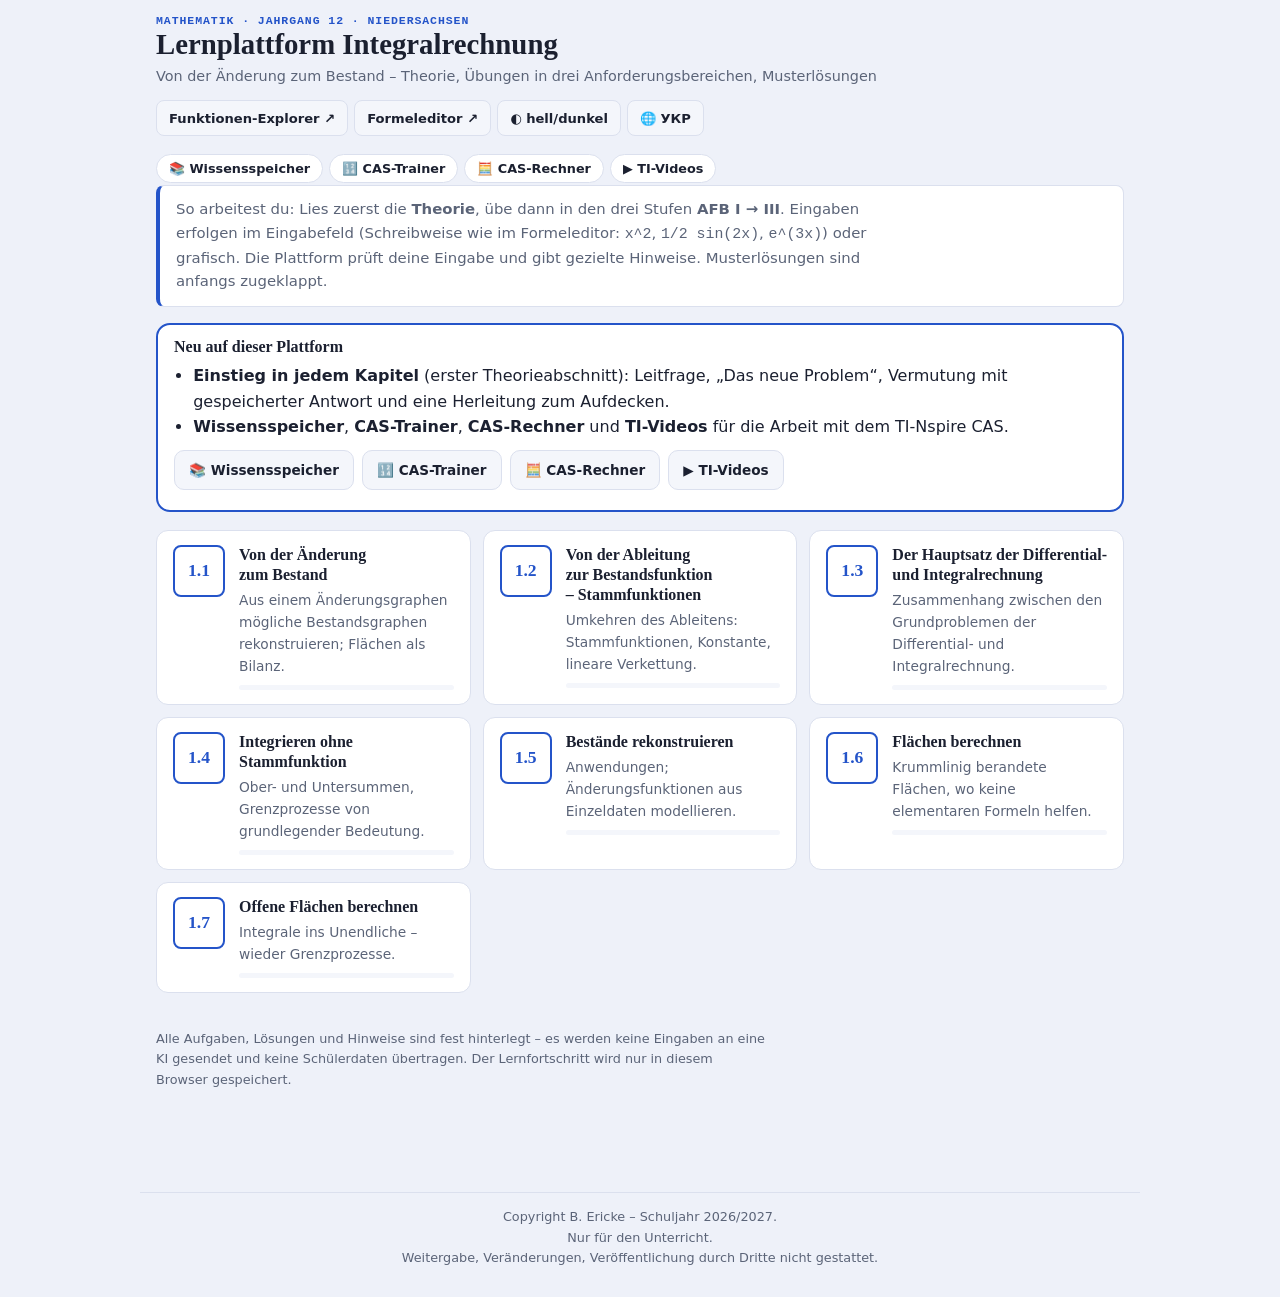
<file: index.html>
<!doctype html>
<html lang="de">
<head>
<meta charset="utf-8">
<meta name="viewport" content="width=device-width,initial-scale=1,viewport-fit=cover">
<title>Lernplattform Integralrechnung</title>
<link rel="stylesheet" href="shared/katex/katex.min.css">
<link rel="stylesheet" href="shared/style.css">
<link rel="stylesheet" href="shared/lip-neu.css">
<script>try{var d=JSON.parse(localStorage.getItem("lip:design")||"null")||(matchMedia("(prefers-color-scheme: dark)").matches?"3b1b":"pearson");document.documentElement.setAttribute("data-design",d)}catch(e){}</script>
</head>
<body>
<main class="app" id="app"></main>
<script src="shared/katex/katex.min.js"></script>
<script src="shared/plattform.js"></script>
<script src="shared/lip-cas.js"></script>
<script src="inhalt/neu-inhalt.js"></script>
<script src="inhalt/neu-inhalt-uk.js"></script>
<script src="shared/lip-neu.js"></script>
<script src="inhalt/verzeichnis.js"></script>
<script>LIP.seiteStart();</script>
</body>
</html>
</file>
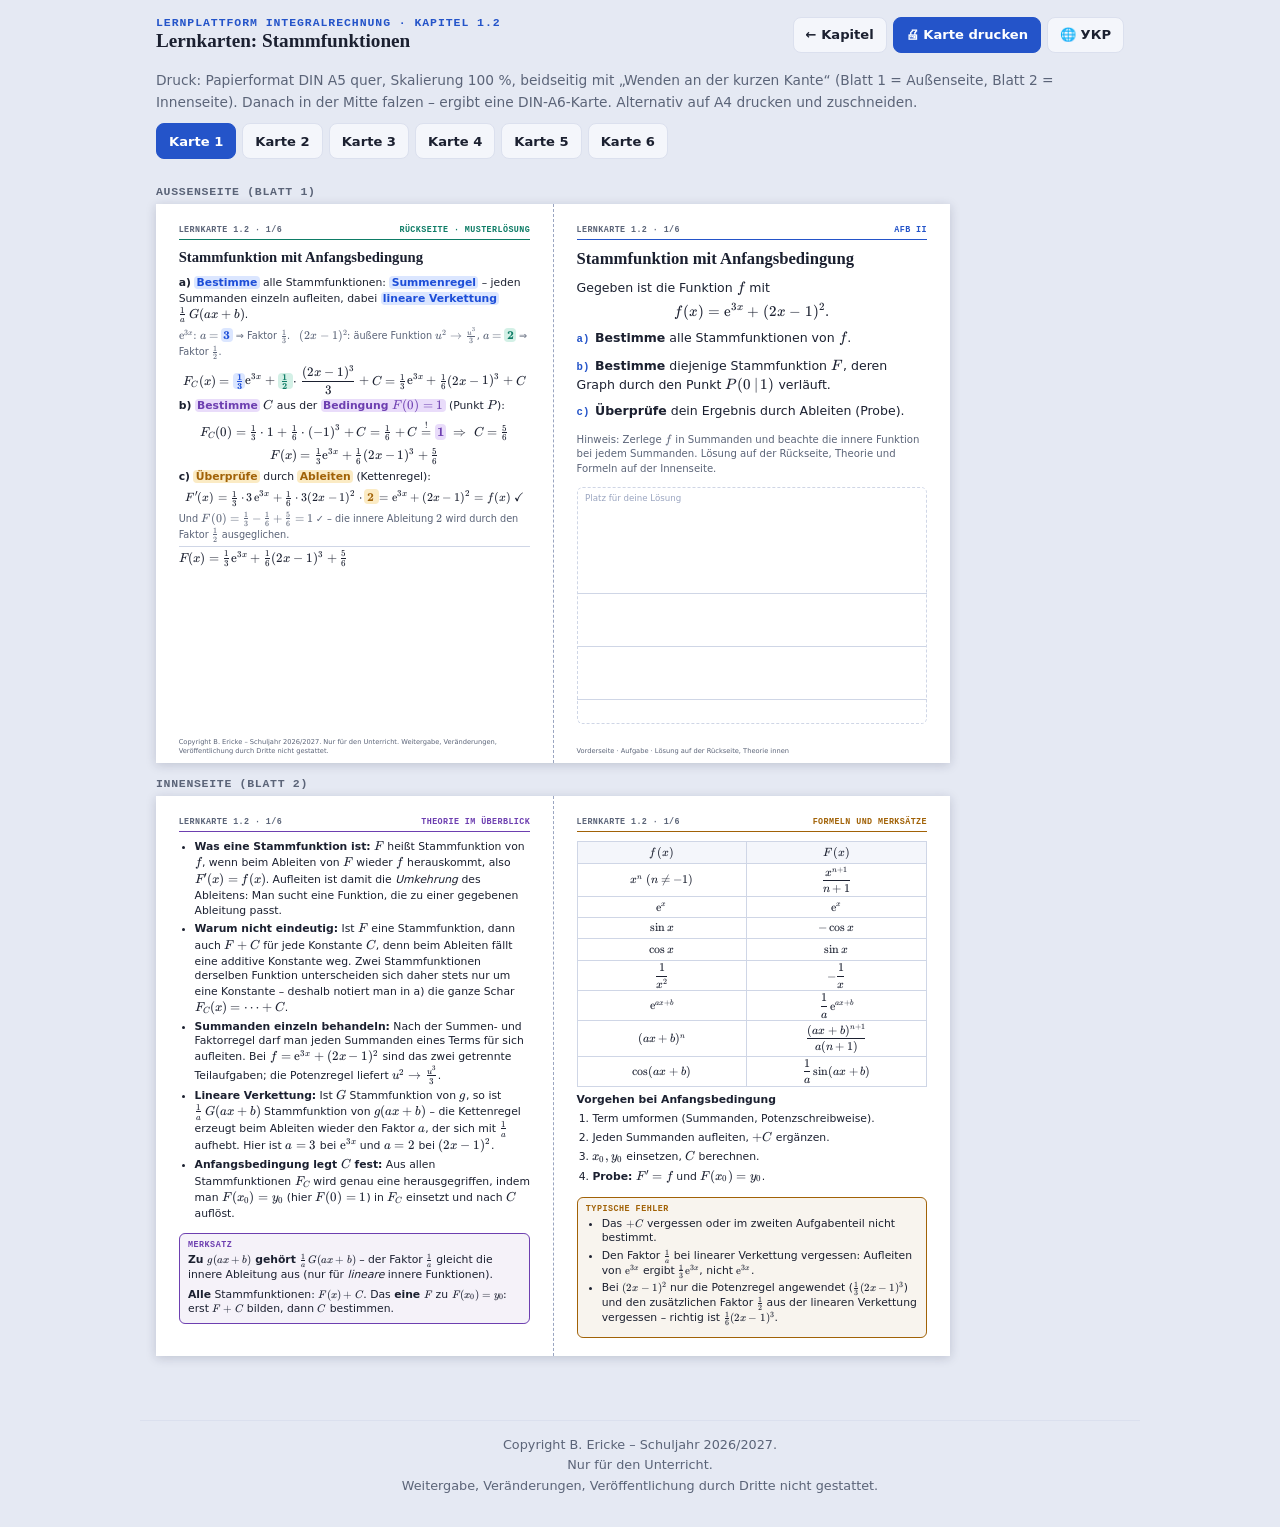
<file: lernkarten.html>
<!doctype html>
<html lang="de">
<head>
<meta charset="utf-8">
<meta name="viewport" content="width=device-width,initial-scale=1">
<title>Lernkarten – Lernplattform Integralrechnung</title>
<link rel="stylesheet" href="shared/katex/katex.min.css">
<link rel="stylesheet" href="shared/style.css">
<link rel="stylesheet" href="shared/lernkarten.css">
<script>document.documentElement.setAttribute("data-design","pearson");</script>
</head>
<body class="lernkarten">
<header class="lk-kopf"><div><div class="eyebrow" id="lk-eyebrow"></div><h1 class="titel" id="lk-titel">Lernkarten</h1></div>
  <div class="kopf-werkzeuge"><a class="knopf" id="lk-zurueck" href="index.html">☰ Übersicht</a><button class="knopf primaer" id="lk-druck" type="button">🖨 Karte drucken</button><button class="knopf" id="lk-sprache" type="button"></button></div></header>
<p class="lk-hinweis" id="lk-hinweis"></p>
<nav class="lk-auswahl" id="lk-auswahl"></nav>
<main class="lk-bahn" id="lk-bahn"></main>
<script src="shared/katex/katex.min.js"></script>
<script src="shared/plattform.js"></script>
<script src="shared/lernkarten.js"></script>
</body>
</html>
</file>
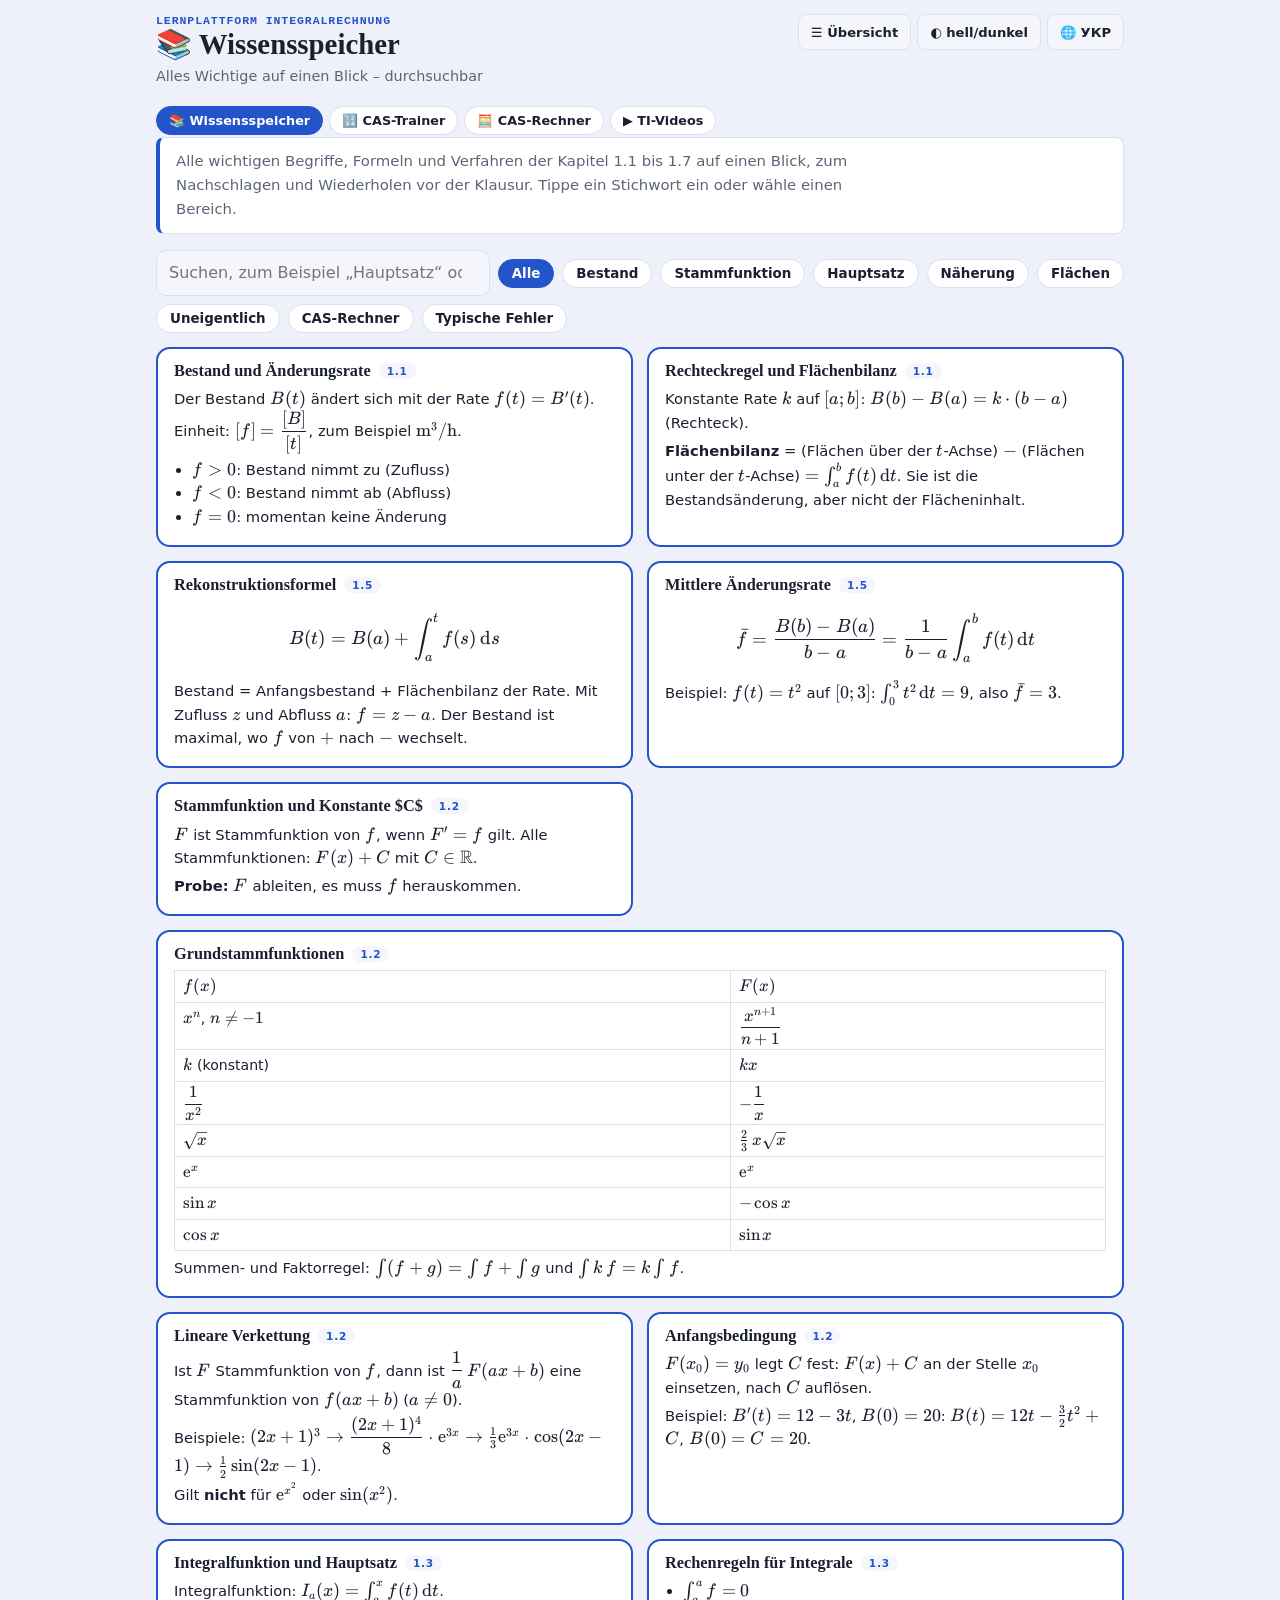
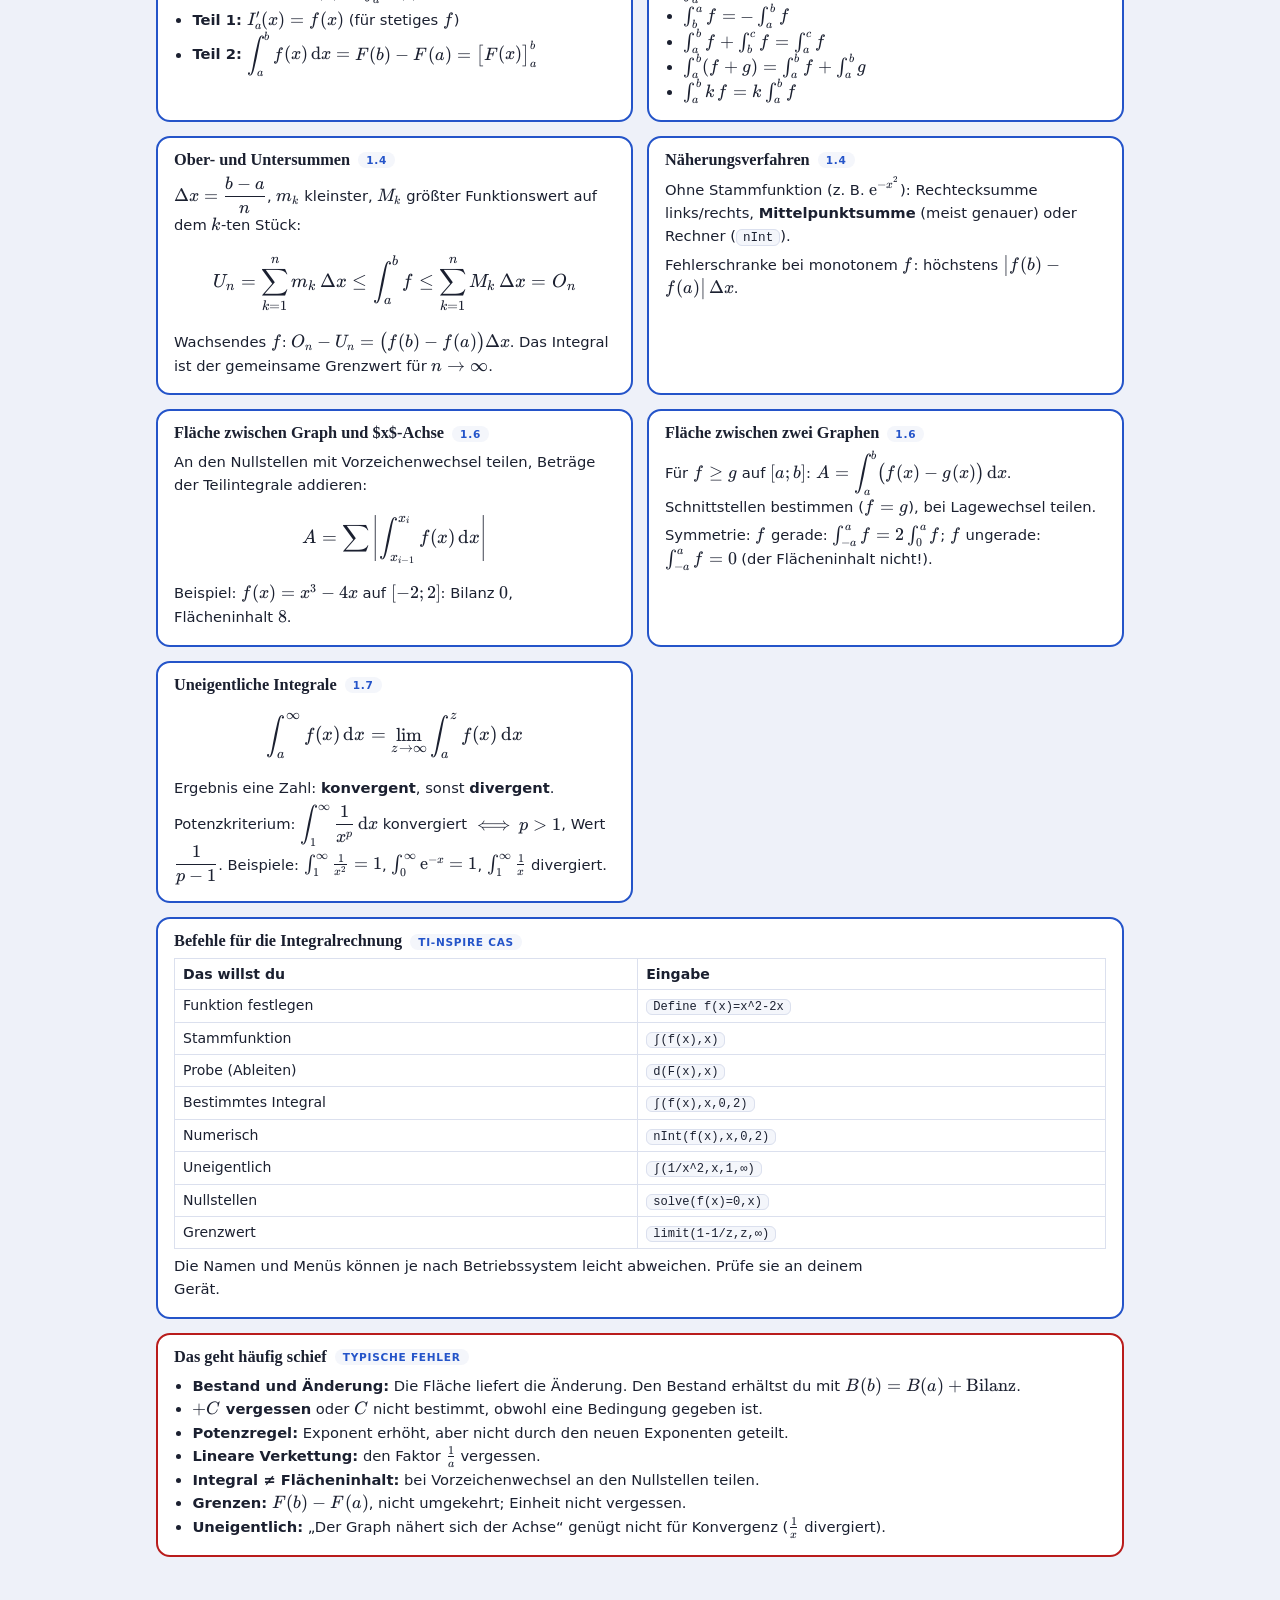
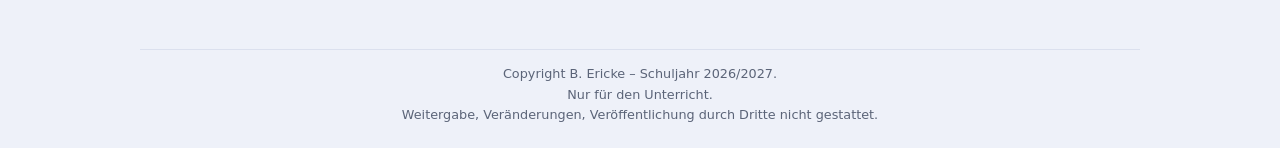
<file: speicher.html>
<!doctype html>
<html lang="de">
<head>
<meta charset="utf-8">
<meta name="viewport" content="width=device-width,initial-scale=1,viewport-fit=cover">
<title>Wissensspeicher – Lernplattform Integralrechnung</title>
<link rel="stylesheet" href="shared/katex/katex.min.css">
<link rel="stylesheet" href="shared/style.css">
<link rel="stylesheet" href="shared/lip-neu.css">
<script>try{var d=JSON.parse(localStorage.getItem("lip:design")||"null")||(matchMedia("(prefers-color-scheme: dark)").matches?"3b1b":"pearson");document.documentElement.setAttribute("data-design",d)}catch(e){}</script>
</head>
<body>
<main class="app" id="app"></main>
<script src="shared/katex/katex.min.js"></script>
<script src="shared/plattform.js"></script>
<script src="shared/lip-cas.js"></script>
<script src="inhalt/neu-inhalt.js"></script>
<script src="inhalt/neu-inhalt-uk.js"></script>
<script src="shared/lip-neu.js"></script>
<script>LIP_NEU.seite("speicher");</script>
</body>
</html>
</file>
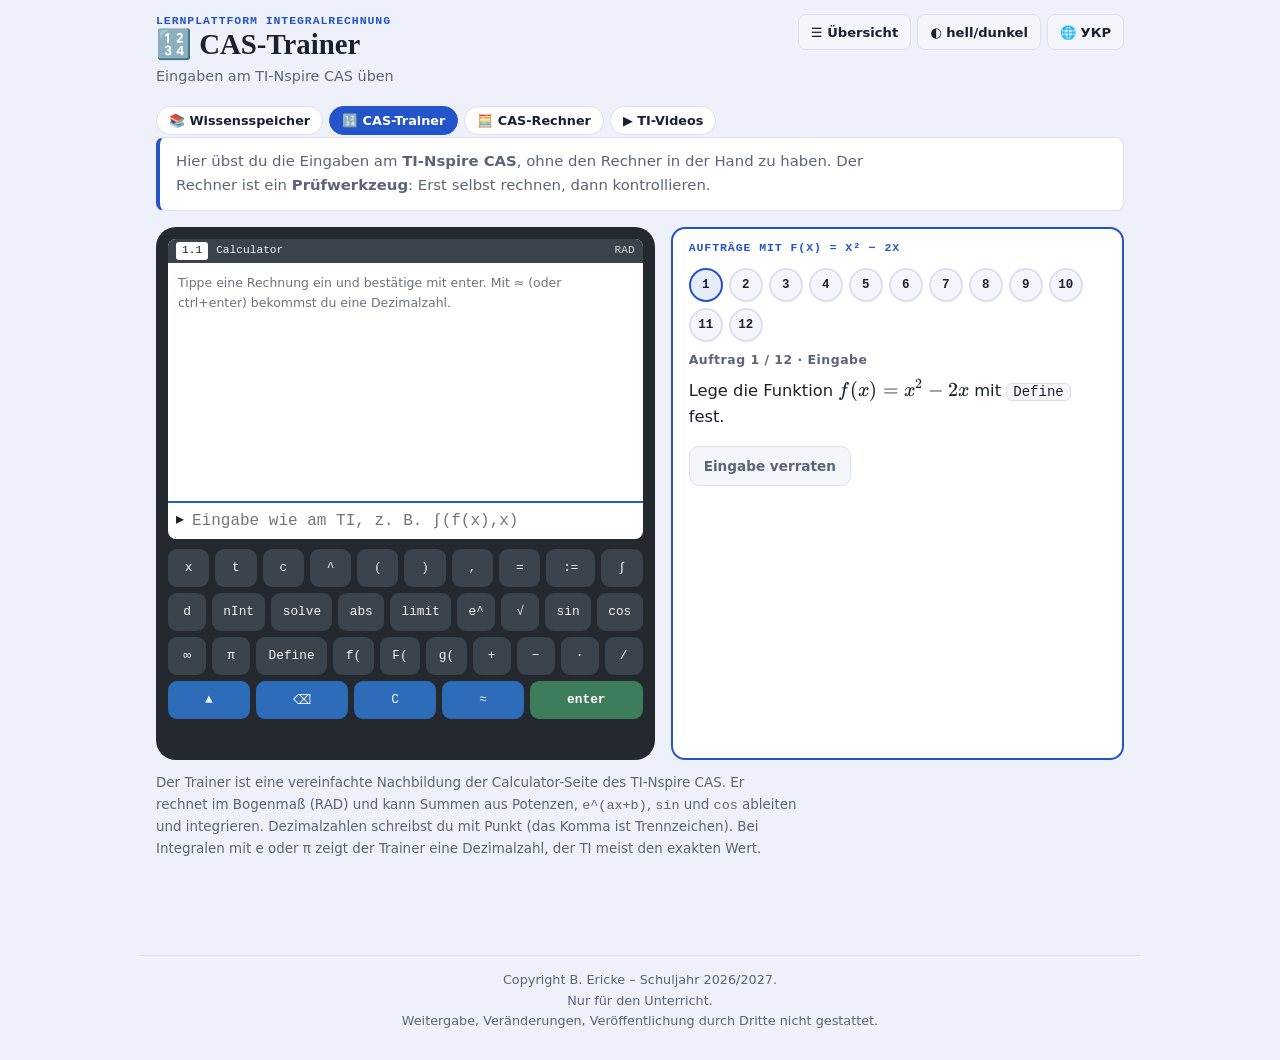
<file: trainer.html>
<!doctype html>
<html lang="de">
<head>
<meta charset="utf-8">
<meta name="viewport" content="width=device-width,initial-scale=1,viewport-fit=cover">
<title>CAS-Trainer – Lernplattform Integralrechnung</title>
<link rel="stylesheet" href="shared/katex/katex.min.css">
<link rel="stylesheet" href="shared/style.css">
<link rel="stylesheet" href="shared/lip-neu.css">
<script>try{var d=JSON.parse(localStorage.getItem("lip:design")||"null")||(matchMedia("(prefers-color-scheme: dark)").matches?"3b1b":"pearson");document.documentElement.setAttribute("data-design",d)}catch(e){}</script>
</head>
<body>
<main class="app" id="app"></main>
<script src="shared/katex/katex.min.js"></script>
<script src="shared/plattform.js"></script>
<script src="shared/lip-cas.js"></script>
<script src="inhalt/neu-inhalt.js"></script>
<script src="inhalt/neu-inhalt-uk.js"></script>
<script src="shared/lip-neu.js"></script>
<script>LIP_NEU.seite("trainer");</script>
</body>
</html>
</file>
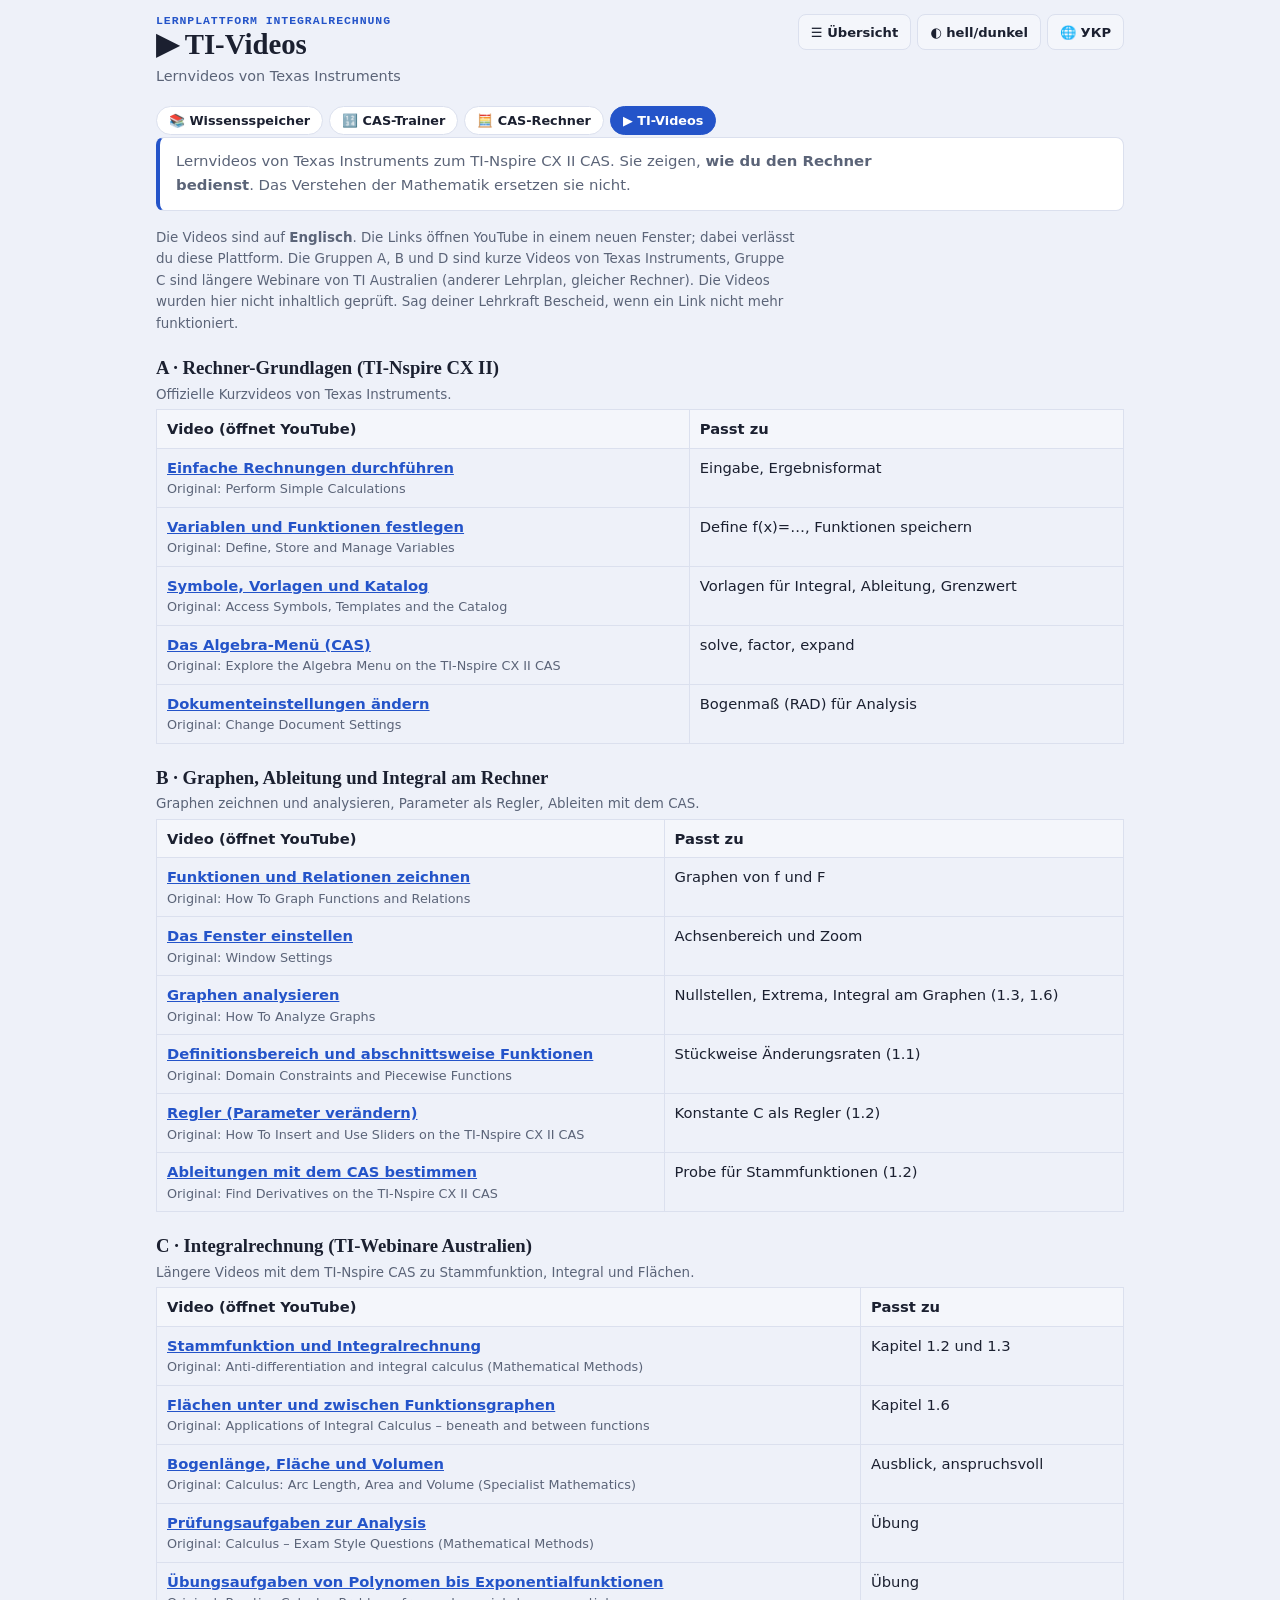
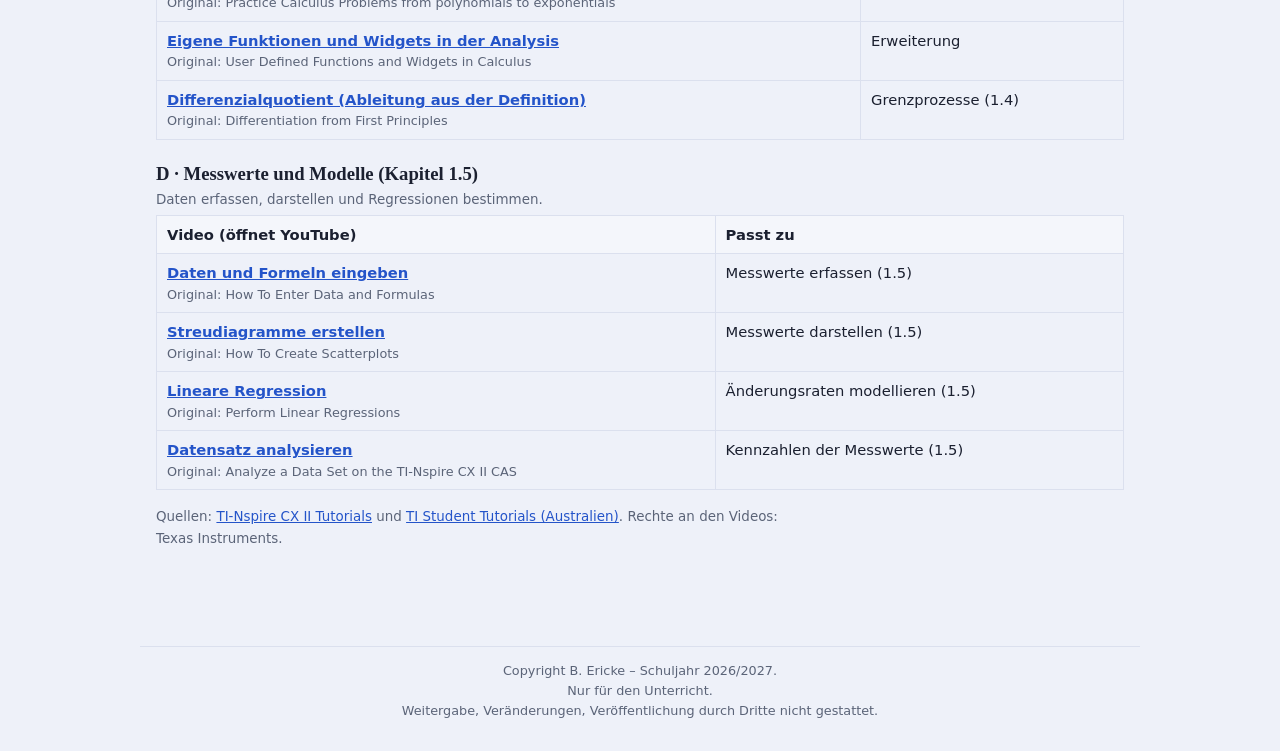
<file: videos.html>
<!doctype html>
<html lang="de">
<head>
<meta charset="utf-8">
<meta name="viewport" content="width=device-width,initial-scale=1,viewport-fit=cover">
<title>TI-Videos – Lernplattform Integralrechnung</title>
<link rel="stylesheet" href="shared/katex/katex.min.css">
<link rel="stylesheet" href="shared/style.css">
<link rel="stylesheet" href="shared/lip-neu.css">
<script>try{var d=JSON.parse(localStorage.getItem("lip:design")||"null")||(matchMedia("(prefers-color-scheme: dark)").matches?"3b1b":"pearson");document.documentElement.setAttribute("data-design",d)}catch(e){}</script>
</head>
<body>
<main class="app" id="app"></main>
<script src="shared/katex/katex.min.js"></script>
<script src="shared/plattform.js"></script>
<script src="shared/lip-cas.js"></script>
<script src="inhalt/neu-inhalt.js"></script>
<script src="inhalt/neu-inhalt-uk.js"></script>
<script src="shared/lip-neu.js"></script>
<script>LIP_NEU.seite("videos");</script>
</body>
</html>
</file>
<file: shared/style.css>
/* Lernplattform Integralrechnung – Farbschemata aus dem Funktionen-Explorer (dunkel = 3Blue1Brown, hell = Pearson),
   Seitenstruktur wie im Projekt Normalverteilung (Kopf, Tabs, Abschnitte, Aufgabenkarten). */
:root, :root[data-design="3b1b"] {
  --bg:#07090b; --stage:#000; --panel:#0e1318; --field:#161d24; --field-hover:#1d2730; --line:#24313c;
  --fg:#ececec; --dim:#8d99a4; --graph:#58C4DD; --grid:#29ABCA; --grid-fine:#1C758A;
  --null:#FC6255; --ext:#FFFF00; --int-pos:#5CD0B3; --int-neg:#C55F73;
  --k-F:#BBBBBB; --k-d1:#9A72AC; --g-d1:#E6B450; --g-d2:#7FD1AE; --g-graph:#FF8F6B;
  --accent:#58C4DD; --on-accent:#05080a; --ok:#5CD0B3; --warn:#E6B450; --bad:#FC6255;
  --afb1:#5CD0B3; --afb2:#E6B450; --afb3:#FC6255;
  /* Hervorhebungsgruppen der Musterlösung: gleiche Farbe = gehört zusammen */
  --c1:#58C4DD; --c1-bg:rgba(88,196,221,.18);
  --c2:#7FD1AE; --c2-bg:rgba(127,209,174,.18);
  --c3:#C9A0E6; --c3-bg:rgba(201,160,230,.20);
  --c4:#E6B450; --c4-bg:rgba(230,180,80,.20);
  --c5:#FF8F6B; --c5-bg:rgba(255,143,107,.20);
  --flaeche-pos:.38; --flaeche-neg:.45; --graph-lw:3;
  --font-ui:"IBM Plex Sans","Segoe UI",system-ui,-apple-system,sans-serif;
  --font-head:"Fraunces","STIX Two Text",Georgia,serif;
  --font-mono:"IBM Plex Mono",ui-monospace,Menlo,monospace;
  color-scheme:dark;
}
:root[data-design="pearson"] {
  --bg:#eef1f9; --stage:#fff; --panel:#fff; --field:#f4f6fb; --field-hover:#e7edfc; --line:#dbe0ee;
  --fg:#1b2030; --dim:#5b6478; --graph:#2454c9; --grid:#aab8d4; --grid-fine:#d5dced;
  --null:#0e7c66; --ext:#b23064; --int-pos:#2454c9; --int-neg:#b5620a;
  --k-F:#5b6478; --k-d1:#0e7490; --g-d1:#a16207; --g-d2:#047857; --g-graph:#c2410c;
  --accent:#2454c9; --on-accent:#fff; --ok:#0e7c66; --warn:#a16207; --bad:#b91c1c;
  --afb1:#0e7c66; --afb2:#a16207; --afb3:#b91c1c;
  --c1:#1d4ed8; --c1-bg:#dbe6ff;
  --c2:#0e7c66; --c2-bg:#d3f0e6;
  --c3:#6d3fb0; --c3-bg:#e9dcfa;
  --c4:#a16207; --c4-bg:#fbebc4;
  --c5:#c2410c; --c5-bg:#fddccc;
  --flaeche-pos:.16; --flaeche-neg:.22; --graph-lw:2.6;
  color-scheme:light;
}
* { box-sizing:border-box; }
html { scroll-padding-top:120px; }
body { margin:0; background:var(--bg); color:var(--fg); font:16px/1.6 var(--font-ui); -webkit-text-size-adjust:100%; }
h1,h2,h3,h4 { font-family:var(--font-head); margin:0; text-wrap:balance; line-height:1.25; }
p { margin:0 0 .8em; max-width:75ch; }
a { color:var(--accent); }
code, .mono { font-family:var(--font-mono); }
.app { max-width:1000px; margin:0 auto; padding:0 16px 64px; }

/* Kopf + Tabs */
.kopf { background:var(--bg); }
.tabs-leiste { position:sticky; top:0; z-index:30; background:var(--bg); border-bottom:1px solid var(--line); padding-top:6px; }
.kopf-innen { max-width:1000px; margin:0 auto; padding:14px 16px 0; display:flex; gap:12px; align-items:flex-start; justify-content:space-between; flex-wrap:wrap; }
.eyebrow { font:600 .72rem var(--font-mono); letter-spacing:.08em; text-transform:uppercase; color:var(--accent); }
.titel { font-size:clamp(1.25rem,3vw,1.8rem); font-weight:700; }
.untertitel { color:var(--dim); font-size:.9rem; margin-top:2px; }
.kopf-werkzeuge { display:flex; gap:6px; flex-wrap:wrap; align-items:center; }
.knopf { font:600 .82rem var(--font-ui); padding:7px 12px; border-radius:8px; border:1px solid var(--line); background:var(--field); color:var(--fg); cursor:pointer; text-decoration:none; display:inline-flex; align-items:center; gap:6px; min-height:36px; }
.knopf:hover { background:var(--field-hover); }
.knopf.primaer { background:var(--accent); color:var(--on-accent); border-color:var(--accent); }
.knopf.klein { padding:4px 10px; min-height:30px; font-size:.78rem; }
.tabs { max-width:1000px; margin:0 auto; padding:0 16px; display:flex; gap:4px; overflow-x:auto; scrollbar-width:thin; }
.tab { flex:0 0 auto; border:1px solid transparent; border-bottom:none; background:transparent; color:var(--dim); font:600 .88rem var(--font-ui); padding:9px 14px; border-radius:10px 10px 0 0; cursor:pointer; white-space:nowrap; }
.tab:hover { color:var(--fg); background:var(--field); }
.tab[aria-selected="true"] { background:var(--panel); color:var(--fg); border-color:var(--line); box-shadow:inset 0 3px 0 var(--accent); }
.tab .zaehler { font:500 .72rem var(--font-mono); color:var(--dim); margin-left:6px; }
.panel-seite { display:none; padding-top:18px; }
.panel-seite.aktiv { display:block; }
.lede { background:var(--panel); border:1px solid var(--line); border-left:4px solid var(--accent); border-radius:8px; padding:12px 16px; margin-bottom:16px; color:var(--dim); font-size:.93rem; }
.lede p:last-child { margin:0; }

/* Abschnitte */
.abschnitt { background:var(--panel); border:1px solid var(--line); border-radius:12px; margin-bottom:12px; overflow:hidden; }
.abschnitt-kopf { width:100%; display:flex; align-items:center; gap:10px; padding:12px 16px; background:transparent; border:0; color:var(--fg); font:600 1rem var(--font-head); text-align:left; cursor:pointer; min-height:48px; }
.abschnitt-kopf:hover { background:var(--field); }
.chevron { margin-left:auto; transition:transform .15s; color:var(--dim); }
[aria-expanded="true"] > .chevron { transform:rotate(90deg); }
.abschnitt-koerper { padding:4px 18px 16px; border-top:1px solid var(--line); }
.abschnitt-koerper[hidden] { display:none; }

/* Theorie-Kästen */
.satz, .herleitung, .beweisidee, .merke, .beispiel { border-radius:8px; padding:10px 14px; margin:12px 0; border:1px solid var(--line); }
.satz { background:var(--field); border-left:4px solid var(--accent); }
.herleitung { border-left:4px solid var(--g-d2); }
.beweisidee { border-left:4px solid var(--c3); }
.merke { border-left:4px solid var(--g-d1); background:var(--field); }
.beispiel { border-left:4px solid var(--c5); }
.box-titel { font:700 .74rem var(--font-mono); letter-spacing:.06em; text-transform:uppercase; color:var(--dim); margin-bottom:4px; }
.satz > .box-titel { color:var(--accent); } .herleitung > .box-titel { color:var(--g-d2); } .beweisidee > .box-titel { color:var(--c3); } .merke > .box-titel { color:var(--g-d1); } .beispiel > .box-titel { color:var(--c5); }
.koerper-tabelle { border-collapse:collapse; margin:10px 0; font-size:.95rem; }
.koerper-tabelle th, .koerper-tabelle td { border:1px solid var(--line); padding:6px 14px; text-align:center; }
.koerper-tabelle th { background:var(--field); }
.katex-display { overflow-x:auto; overflow-y:hidden; padding:2px 0; }

/* Zeichenflächen (Explorer-Optik) */
.bild { background:var(--stage); border:1px solid var(--line); border-radius:10px; padding:6px; margin:12px 0; }
.bild canvas { display:block; width:100%; height:auto; touch-action:none; border-radius:6px; }
.bild-steuer { display:flex; gap:14px; flex-wrap:wrap; align-items:center; padding:6px 8px 2px; font-size:.86rem; color:var(--dim); }
.bild-steuer input[type=range] { accent-color:var(--accent); width:180px; max-width:100%; }
.bild-steuer output { font-family:var(--font-mono); color:var(--fg); }
.bild-legende { display:flex; gap:14px; flex-wrap:wrap; padding:2px 8px 4px; font-size:.8rem; color:var(--dim); }
.bild-legende i { display:inline-block; width:18px; height:3px; vertical-align:middle; margin-right:5px; border-radius:2px; }
.bild-info { font-size:.82rem; color:var(--dim); padding:2px 8px 6px; }

/* Aufgabenkarten */
.aufgabe { background:var(--panel); border:1px solid var(--line); border-radius:14px; margin-bottom:18px; overflow:hidden; }
.aufgabe-kopf { display:flex; gap:10px; align-items:center; flex-wrap:wrap; padding:12px 16px; background:var(--field); border-bottom:1px solid var(--line); }
.aufgabe-nr { font:700 .78rem var(--font-mono); color:var(--accent); text-transform:uppercase; letter-spacing:.06em; }
.aufgabe-titel { font:700 1.05rem var(--font-head); }
.abzeichen { font:700 .7rem var(--font-mono); padding:2px 9px; border-radius:999px; border:1px solid currentColor; }
.abzeichen.afb1 { color:var(--afb1); } .abzeichen.afb2 { color:var(--afb2); } .abzeichen.afb3 { color:var(--afb3); }
.erledigt-marke { margin-left:auto; font-size:.8rem; color:var(--ok); font-weight:700; }
.aufgabe-koerper { padding:14px 18px 18px; }
.aufgabe-text b.op { color:var(--fg); font-weight:800; }
.teil { border-top:1px dashed var(--line); padding:12px 0 6px; margin-top:10px; }
.teil:first-of-type { border-top:0; }
.teil-frage { display:flex; gap:10px; }
.teil-label { font:700 .95rem var(--font-mono); color:var(--accent); flex:0 0 1.8em; }
.eingabe-zeile { display:flex; gap:8px; flex-wrap:wrap; align-items:center; margin:8px 0 0 2.4em; }
.eingabe-zeile input[type=text] { flex:1 1 220px; min-width:0; font:500 1rem var(--font-mono); padding:9px 12px; border-radius:8px; border:1px solid var(--line); background:var(--field); color:var(--fg); }
.eingabe-zeile input[type=text]:focus { outline:2px solid var(--accent); outline-offset:1px; }
.einheit { color:var(--dim); font-size:.9rem; }
.vorschau { margin:6px 0 0 2.4em; min-height:1.6em; color:var(--dim); font-size:.95rem; }
.rueckmeldung { margin:8px 0 0 2.4em; padding:8px 12px; border-radius:8px; font-size:.92rem; border:1px solid var(--line); }
.rueckmeldung[hidden] { display:none; }
.rueckmeldung.ok { border-color:var(--ok); color:var(--ok); background:color-mix(in srgb,var(--ok) 12%,transparent); }
.rueckmeldung.fast, .rueckmeldung.falsch { border-color:var(--warn); color:var(--fg); background:color-mix(in srgb,var(--warn) 14%,transparent); }
.rueckmeldung.syntax { border-color:var(--bad); color:var(--fg); background:color-mix(in srgb,var(--bad) 12%,transparent); }
.rueckmeldung.info { color:var(--dim); }
.hilfen { margin:8px 0 0 2.4em; }
.hilfe-zeile { display:flex; gap:6px; flex-wrap:wrap; }
.hilfe-text { margin-top:6px; padding:8px 12px; border-left:3px solid var(--g-d1); background:var(--field); border-radius:0 8px 8px 0; font-size:.92rem; }
.hilfe-text .stufe { font:700 .72rem var(--font-mono); color:var(--g-d1); text-transform:uppercase; display:block; }
.mc-liste { list-style:none; margin:8px 0 0 2.4em; padding:0; display:grid; gap:6px; }
.mc-liste li label { display:flex; gap:10px; align-items:center; padding:8px 12px; border:1px solid var(--line); border-radius:8px; background:var(--field); cursor:pointer; }
.mc-liste li label:hover { background:var(--field-hover); }
.mc-liste li.richtig label { border-color:var(--ok); } .mc-liste li.falsch label { border-color:var(--bad); }
.mc-liste canvas { width:140px; height:auto; border-radius:4px; background:var(--stage); border:1px solid var(--line); }
.selbst textarea { width:calc(100% - 2.4em); margin:8px 0 0 2.4em; min-height:90px; font:inherit; padding:9px 12px; border-radius:8px; border:1px solid var(--line); background:var(--field); color:var(--fg); }
.selbst-liste { list-style:none; padding:0; margin:8px 0 0 2.4em; }
.selbst-liste label { display:flex; gap:8px; align-items:flex-start; margin-bottom:4px; }

/* Musterlösung */
.loesung-knopf { margin-top:14px; }
.loesung { margin-top:10px; border:1px solid var(--line); border-left:4px solid var(--g-d2); border-radius:8px; padding:12px 16px; background:var(--field); }
.loesung[hidden] { display:none; }
.loesung h4 { font:700 .78rem var(--font-mono); letter-spacing:.06em; text-transform:uppercase; color:var(--g-d2); margin-bottom:8px; }
.loesung .schritt { margin:0 0 .7em; }
.loesung .kommentar { color:var(--dim); font-size:.92rem; }
.loesung .ergebnis { border-top:1px solid var(--line); padding-top:8px; margin-top:8px; font-weight:600; }
.c1,.c2,.c3,.c4,.c5 { border-radius:4px; padding:0 .25em; font-weight:600; }
.c1 { background:var(--c1-bg); color:var(--c1); } .c2 { background:var(--c2-bg); color:var(--c2); } .c3 { background:var(--c3-bg); color:var(--c3); }
.c4 { background:var(--c4-bg); color:var(--c4); } .c5 { background:var(--c5-bg); color:var(--c5); }
.loesung .katex .c1,.loesung .katex .c2 { padding:0; }
.farblegende { font-size:.8rem; color:var(--dim); margin:0 0 8px; }

/* Startseite */
.kapitel-raster { display:grid; grid-template-columns:repeat(auto-fill,minmax(290px,1fr)); gap:12px; margin-top:18px; }
.kapitel-karte { display:flex; gap:14px; text-decoration:none; color:var(--fg); background:var(--panel); border:1px solid var(--line); border-radius:12px; padding:14px 16px; }
.kapitel-karte:hover { border-color:var(--accent); }
.kapitel-karte.bald { opacity:.55; pointer-events:none; }
.kapitel-nr { flex:0 0 52px; height:52px; display:grid; place-items:center; border:2px solid var(--accent); border-radius:8px; font:700 1.1rem var(--font-head); color:var(--accent); }
.kapitel-karte h3 { font-size:1rem; margin-bottom:4px; }
.kapitel-karte p { font-size:.86rem; color:var(--dim); margin:0; }
.fortschritt { height:5px; background:var(--field); border-radius:3px; margin-top:8px; overflow:hidden; }
.fortschritt > span { display:block; height:100%; background:var(--ok); width:0; }
.kern-status { font-size:.74rem; color:var(--dim); font-family:var(--font-mono); }
.kern-status.aus { color:var(--bad); }
.fuss { margin-top:36px; font-size:.8rem; color:var(--dim); }
@media (max-width:640px) {
  .eingabe-zeile, .vorschau, .rueckmeldung, .hilfen, .mc-liste, .selbst-liste { margin-left:0; }
  .selbst textarea { margin-left:0; width:100%; }
}
@media print { .kopf, .knopf, .hilfen, .tabs { display:none; } .loesung[hidden] { display:none; } }

.box-titel .katex, .box-titel .katex * { text-transform:none; }

.urheber { max-width:1000px; margin:28px auto 0; padding:14px 16px 28px; border-top:1px solid var(--line); text-align:center; color:var(--dim); font-size:.8rem; line-height:1.6; }
.urheber p { margin:0 auto; max-width:none; }
</file>
<file: shared/lip-neu.css>
/* lip-neu.css — Darstellung der neuen Bausteine (nutzt die Farbvariablen der Plattform, hell und dunkel) */
.satz.leit{border-left-width:5px;}
.lh-leiste{flex:0 0 100%; display:flex; flex-wrap:wrap; gap:6px; margin:6px 0 2px;}
.lh-leiste a{font:600 .8rem var(--font-ui); padding:6px 12px; border-radius:99px; border:1px solid var(--line); background:var(--panel); color:var(--fg); text-decoration:none;}
.lh-leiste a:hover{background:var(--field-hover);} .lh-leiste a[aria-current="page"]{background:var(--accent); color:var(--on-accent); border-color:var(--accent);}
.lh-h{font:600 .72rem var(--font-mono); letter-spacing:.08em; text-transform:uppercase; margin:0 0 6px;}
.lh-box{border:2px dashed var(--c3); border-radius:14px; background:var(--panel); padding:12px 16px; margin:14px 0;}
.lh-box .lh-h{color:var(--c3);}
.lh-opts{display:flex; flex-direction:column; gap:8px; margin-top:8px;}
.lh-opt{text-align:left; border:2px solid var(--line); background:var(--field); color:var(--fg); font:inherit; border-radius:12px; padding:9px 14px; min-height:44px; cursor:pointer; line-height:1.4;}
.lh-opt:hover{border-color:var(--c3);} .lh-opt[aria-pressed="true"]{border-color:var(--c3); background:var(--c3-bg);}
.lh-opt.ok{border-color:var(--ok); background:color-mix(in srgb,var(--ok) 16%,var(--panel));} .lh-opt.bad{border-color:var(--bad); background:color-mix(in srgb,var(--bad) 14%,var(--panel));}
.lh-fb{margin-top:10px; padding:10px 14px; border-radius:12px; background:var(--field); border:1px solid var(--line);}
.lh-fb.ok{border-color:var(--ok); background:color-mix(in srgb,var(--ok) 13%,var(--panel));} .lh-fb.bad{border-color:var(--bad); background:color-mix(in srgb,var(--bad) 12%,var(--panel));} .lh-fb[hidden]{display:none;}
.lh-note{font-size:.78rem; color:var(--dim); margin-top:8px;}
.lh-steps{margin:.4em 0 .8em; padding-left:1.4em; display:grid; gap:10px;} .lh-steps li[hidden]{display:none;} .lh-steps li::marker{font-weight:700; color:var(--accent);}
.lh-reveal{animation:lh-pop .35s ease;} @keyframes lh-pop{from{opacity:.2; transform:translateY(6px);} to{opacity:1; transform:none;}}
@media (prefers-reduced-motion:reduce){.lh-reveal{animation:none;}}
.lh-row{display:flex; flex-wrap:wrap; gap:8px; margin:8px 0;}
.lh-btn{font:600 .85rem var(--font-ui); padding:7px 14px; border-radius:10px; border:1px solid var(--line); background:var(--field); color:var(--fg); cursor:pointer; min-height:40px; text-decoration:none; display:inline-flex; align-items:center;}
.lh-btn:hover{background:var(--field-hover);} .lh-btn.ghost{color:var(--dim);} .lh-btn:disabled{opacity:.45; cursor:not-allowed;}
.lh-btn:focus-visible,.lh-opt:focus-visible,.lh-chip:focus-visible{outline:3px solid var(--accent); outline-offset:2px;}

/* Wissensspeicher */
.lh-sp-tools{display:flex; flex-wrap:wrap; gap:8px; align-items:center; margin:8px 0 14px;}
.lh-input{flex:1 1 220px; min-width:0; font:inherit; padding:9px 12px; border:1px solid var(--line); border-radius:10px; background:var(--field); color:var(--fg);}
.lh-chip{border:1px solid var(--line); background:var(--panel); color:var(--fg); font:600 .84rem var(--font-ui); padding:6px 13px; border-radius:999px; cursor:pointer;}
.lh-chip.on{background:var(--accent); color:var(--on-accent); border-color:var(--accent);}
.lh-grid{display:grid; grid-template-columns:repeat(auto-fill,minmax(min(320px,100%),1fr)); gap:14px;}
.lh-card{border:2px solid var(--accent); border-radius:14px; background:var(--panel); padding:12px 16px; min-width:0;}
.lh-card[hidden]{display:none;} .lh-card.fehler{border-color:var(--bad);} .lh-card.wide{grid-column:1 / -1;}
.lh-card h3{font-size:1.02rem; margin:0 0 6px; display:flex; flex-wrap:wrap; align-items:center; gap:8px;}
.lh-card .chip{font:700 .66rem var(--font-ui); letter-spacing:.07em; text-transform:uppercase; border-radius:99px; padding:2px 8px; background:var(--field); color:var(--accent);}
.lh-card p,.lh-card li{font-size:.92rem;} .lh-card ul{margin:.3em 0; padding-left:1.15em;} .lh-card p{margin:.3em 0;}
.lh-card table{border-collapse:collapse; font-size:.88rem; width:100%;} .lh-card td,.lh-card th{border:1px solid var(--line); padding:4px 8px; text-align:left; vertical-align:top;}
.lh-card .katex-display{overflow-x:auto; overflow-y:hidden; max-width:100%;}
.lh-card code,.lh-vid code,.lh-ti-mission code{font-family:var(--font-mono); font-size:.86em; background:var(--field); border:1px solid var(--line); border-radius:6px; padding:0 6px; white-space:nowrap;}

/* Rechner-Trainer: Gerät mit hellem Display, in beiden Schemata gleich */
.lh-ti{display:grid; grid-template-columns:minmax(0,1.1fr) minmax(0,1fr); gap:16px; margin:12px 0;}
@media (max-width:820px){.lh-ti{grid-template-columns:1fr;}}
.lh-ti-device{background:#23292E; border-radius:20px; padding:12px 12px 14px; min-width:0;}
.lh-ti-screen{background:#fff; color:#1B1F23; border-radius:8px; overflow:hidden; display:flex; flex-direction:column; height:300px; font-family:var(--font-mono);}
.lh-ti-bar{display:flex; align-items:center; gap:8px; background:#3A434B; color:#F2F5F7; font-size:.7rem; padding:3px 8px;}
.lh-ti-tab{background:#fff; color:#1B1F23; border-radius:3px; padding:0 6px; font-weight:500;} .lh-ti-rad{margin-left:auto; opacity:.85;}
.lh-ti-hist{flex:1; overflow-y:auto; padding:2px 10px; font-size:.86rem;}
.lh-ti-hist .empty{color:#6b747c; font-size:.78rem; padding:8px 0; font-family:var(--font-ui);}
.lh-ti-line{border-bottom:1px solid #E3E8EC; padding:5px 0;}
.lh-ti-line .in{display:block; overflow-wrap:anywhere;} .lh-ti-line .out{display:block; text-align:right; overflow-wrap:anywhere; font-weight:500;} .lh-ti-line .out.err{color:#B23C0E;}
.lh-ti-entry{display:flex; align-items:center; gap:6px; border-top:2px solid #1F5FD1; padding:5px 8px;}
.lh-ti-in{flex:1; min-width:0; border:0; outline:none; background:transparent; font:500 1rem var(--font-mono); color:#1B1F23;}
.lh-ti-keys{display:flex; flex-wrap:wrap; gap:6px; margin-top:10px;}
.lh-ti-key{min-height:38px; min-width:38px; flex:1 1 auto; border-radius:9px; border:0; background:#3B444C; color:#F2F5F7; font:500 .8rem var(--font-mono); cursor:pointer; padding:2px 8px;}
.lh-ti-key.ctrl{background:#2C6CB8;} .lh-ti-key.go{background:#3E7D5C; color:#fff; font-weight:700;} .lh-ti-key:active{transform:translateY(1px);}
.lh-ti-key:focus-visible,.lh-ti-in:focus-visible{outline:3px solid var(--accent); outline-offset:2px;}
.lh-ti-msg{margin-top:10px; min-height:1.3em; font-size:.84rem; color:#F2F5F7;} .lh-ti-msg.err{color:#FFB48A;}
.lh-ti-mission{border:2px solid var(--accent); border-radius:14px; background:var(--panel); padding:12px 16px; display:flex; flex-direction:column; gap:8px; min-width:0;}
.lh-ti-dots{display:flex; flex-wrap:wrap; gap:6px;}
.lh-ti-dot{width:34px; height:34px; border-radius:50%; border:2px solid var(--line); background:var(--field); color:var(--fg); font:700 .78rem var(--font-mono); cursor:pointer;}
.lh-ti-dot[aria-current="true"]{border-color:var(--accent); background:var(--field-hover);} .lh-ti-dot.done{border-color:var(--ok); color:var(--ok);}
.lh-ti-mg{font-size:.78rem; font-weight:700; color:var(--dim); letter-spacing:.04em;} .lh-ti-mt{font-size:1.02rem;}
.lh-ti-tip{background:var(--field); border:1px solid var(--line); border-radius:10px; padding:8px 12px; font-size:.9rem;} .lh-ti-tip[hidden]{display:none;}

/* Videos, Rechner */
.lh-vid table{border-collapse:collapse; width:100%; font-size:.92rem;} .lh-vid td,.lh-vid th{border:1px solid var(--line); padding:7px 10px; text-align:left; vertical-align:top;}
.lh-vid th{background:var(--field);} .lh-vid a{font-weight:600;} .lh-vid .orig{display:block; font-size:.8rem; color:var(--dim); font-weight:400;}
.lh-frame{width:100%; height:min(86vh,860px); min-height:560px; border:1px solid var(--line); border-radius:12px; background:var(--panel);}
.lh-hint{font-size:.84rem; color:var(--dim); margin:.3em 0;}
.lh-neu{border:2px solid var(--accent); border-radius:14px; background:var(--panel); padding:12px 16px; margin:14px 0;} .lh-neu h3{margin:0 0 6px; font-size:1rem;} .lh-neu ul{margin:.3em 0 .6em; padding-left:1.2em;}
</file>
<file: shared/lernkarten.css>
/* Lernkarten: DIN A5 quer bedruckt, in der Mitte gefaltet = DIN A6 hoch (105 × 148 mm).
   Blatt 1 (Außenseite): links Rückseite (Musterlösung) | rechts Vorderseite (Aufgabe)
   Blatt 2 (Innenseite): links Theorie + Merksatz       | rechts Formeln, Merksätze, typische Fehler
   Duplex: „Wenden an der kurzen Kante“ (bei A5 quer: um die senkrechte Mittelachse). */
:root { --karte-bg:#ffffff; --karte-fg:#1b2030; --karte-dim:#5b6478; --karte-line:#cfd6e6; }
body.lernkarten { background:#e5e9f3; }
.lk-kopf { max-width:1000px; margin:0 auto; padding:16px; display:flex; gap:10px; flex-wrap:wrap; align-items:center; justify-content:space-between; }
.lk-kopf h1 { font-size:1.2rem; }
.lk-hinweis { max-width:1000px; margin:0 auto 10px; padding:0 16px; color:var(--dim); font-size:.86rem; }
.lk-auswahl { display:flex; gap:6px; flex-wrap:wrap; max-width:1000px; margin:0 auto 12px; padding:0 16px; }
.lk-auswahl .knopf[aria-pressed="true"] { background:var(--accent); color:var(--on-accent); border-color:var(--accent); }
.lk-bahn { max-width:1000px; margin:0 auto; padding:0 16px 30px; overflow-x:auto; }
.lk-beschriftung { font:600 .72rem var(--font-mono); letter-spacing:.06em; text-transform:uppercase; color:var(--dim); margin:14px 0 6px; }
.blatt { width:210mm; height:148mm; display:grid; grid-template-columns:105mm 105mm; background:var(--karte-bg); color:var(--karte-fg); box-shadow:0 2px 10px rgba(20,30,60,.18); position:relative; break-after:page; page-break-after:always; margin:0 0 6px; }
.seite { position:relative; width:105mm; height:148mm; padding:5.5mm 6mm 8.5mm; overflow:hidden; font:8.1pt/1.38 var(--font-ui); display:flex; flex-direction:column; gap:1.8mm; }
.seite + .seite { border-left:.25mm dashed #9aa5c0; }          /* Falzlinie */
.seite p { margin:0 0 1.2mm; max-width:none; }
.seite ul, .seite ol { margin:0 0 1.2mm; padding-left:4.2mm; }
.seite li { margin:0 0 .7mm; }
.k-band { display:flex; justify-content:space-between; align-items:baseline; gap:3mm; font:700 6.3pt var(--font-mono); letter-spacing:.05em; text-transform:uppercase; color:var(--karte-dim); border-bottom:.35mm solid var(--akz,var(--accent)); padding-bottom:1mm; }
.k-band b { color:var(--akz,var(--accent)); }
.k-titel { font:700 11pt/1.2 var(--font-head); margin:.6mm 0 .8mm; }
.k-box { border:.3mm solid var(--akz,var(--accent)); border-radius:1.6mm; padding:1.6mm 2.2mm; background:color-mix(in srgb,var(--akz,var(--accent)) 7%,#fff); }
.k-box .k-kopf { font:700 6.3pt var(--font-mono); letter-spacing:.06em; text-transform:uppercase; color:var(--akz,var(--accent)); margin-bottom:.8mm; }
.k-box .katex { font-size:1em; }
.k-fuss { position:absolute; left:6mm; right:6mm; bottom:2.2mm; font:5pt/1.25 var(--font-ui); color:var(--karte-dim); }
.vorne { --akz:#2454c9; } .hinten { --akz:#0e7c66; } .innen-l { --akz:#6d3fb0; } .innen-r { --akz:#a16207; }
.seite .aufgabe-text b.op { font-weight:800; }
.seite .teil { border:0; padding:0; margin:0 0 1.4mm; }
.seite .teil .l { font:700 8pt var(--font-mono); color:var(--akz); margin-right:1.5mm; }
.seite .schritt { margin:0 0 1mm; }
.seite .kommentar { color:var(--karte-dim); font-size:7.3pt; margin:0 0 1mm; }
.seite .ergebnis { border-top:.25mm solid var(--karte-line); padding-top:1mm; margin:1mm 0 0; font-weight:600; }
.seite .katex-display { margin:.7mm 0; overflow:visible; }
.seite table { border-collapse:collapse; width:100%; font-size:7.4pt; margin:.6mm 0; }
.seite th, .seite td { border:.2mm solid var(--karte-line); padding:.7mm 1.4mm; text-align:center; }
.seite th { background:#f4f6fb; }
.seite .c1, .seite .c2, .seite .c3, .seite .c4, .seite .c5 { padding:0 .6mm; }
.platzhalter-leer { flex:1; border:.25mm dashed var(--karte-line); border-radius:1.5mm; display:grid; place-items:center; color:var(--karte-dim); font-size:7pt; }
.lk-warn { display:none; background:#fde2e2; color:#7a1b1b; padding:6px 10px; border-radius:6px; font-size:.8rem; margin:4px 0; }
.lk-warn.an { display:block; }
@page { size:210mm 148mm; margin:0; }
@media print {
  html, body { background:#fff !important; }
  body.lernkarten > *:not(.lk-bahn) { display:none !important; }
  .lk-bahn { padding:0; max-width:none; overflow:visible; margin:0; }
  .lk-beschriftung, .lk-warn { display:none !important; }
  .blatt { box-shadow:none; margin:0; }
  .blatt, .seite { -webkit-print-color-adjust:exact; print-color-adjust:exact; }
  .lk-bahn .nur-bildschirm { display:none !important; }
  .karte-aus { display:none !important; }
}

.seite.vorne { font-size:9.4pt; line-height:1.45; }
.seite.vorne .k-titel { font-size:12.5pt; }
.seite.vorne .teil { margin-bottom:2.2mm; }
.k-arbeit { flex:1; margin-bottom:2mm; border:.25mm dashed var(--karte-line); border-radius:1.5mm; color:#9aa5c0; font-size:6.5pt; padding:1mm 2mm;
  background-image:repeating-linear-gradient(to bottom, transparent 0, transparent 6.9mm, var(--karte-line) 6.9mm, var(--karte-line) 7mm); }
.seite.vorne .kommentar { font-size:7.6pt; }
</file>
